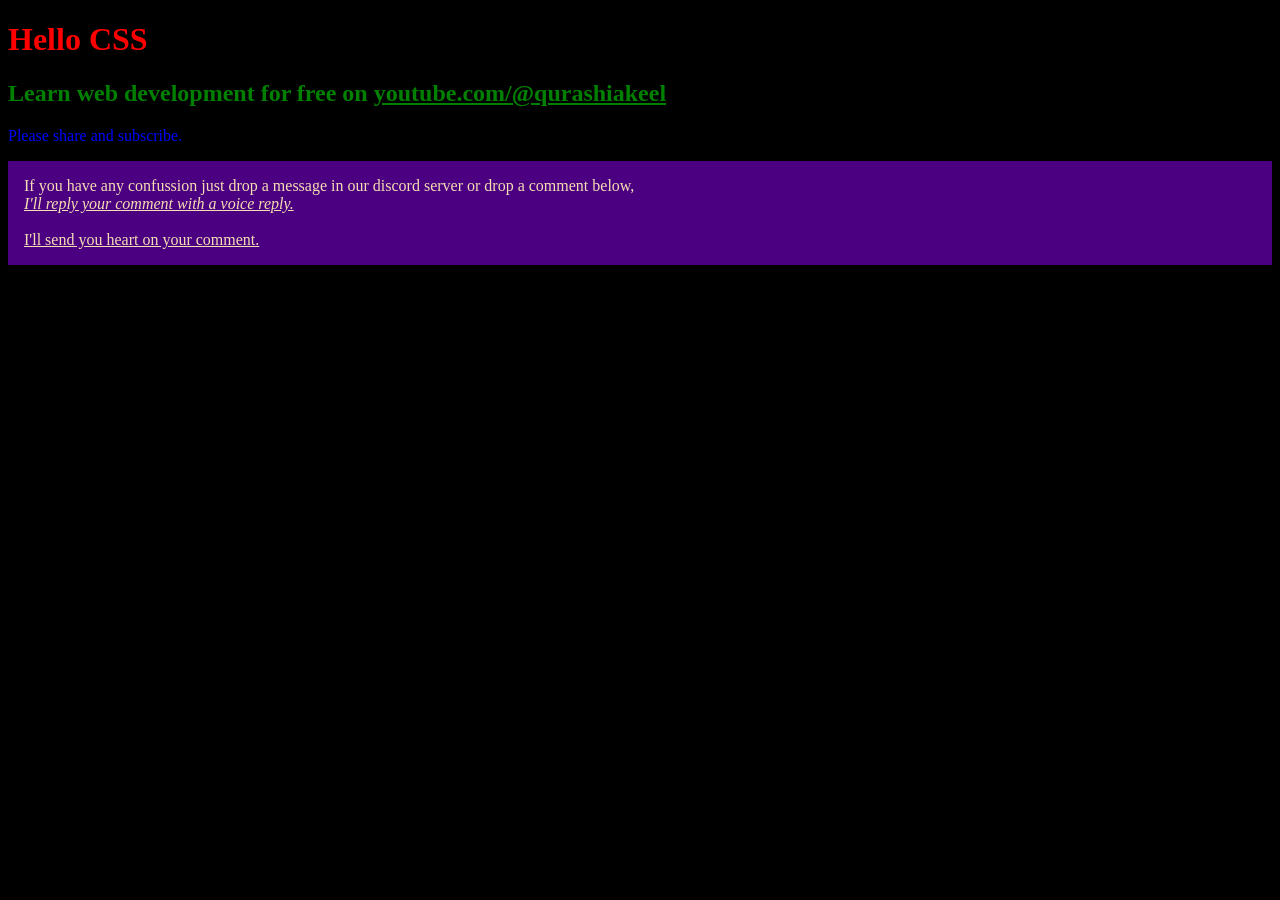
<file: frontend/css/index.html>
<!DOCTYPE html>
<html lang="en">

<head>
  <meta charset="UTF-8">
  <meta name="viewport" content="width=device-width, initial-scale=1.0">
  <title>Intro to css</title>

  <link rel="stylesheet" href="./01_intro.css">

  <style>
    h2 {
      color: green;
    }
  </style>
</head>

<body>
  <h1 style="color: red;">Hello CSS</h1>

  <h2>Learn web development for free on <strong>youtube.com/@qurashiakeel</strong></h2>

  <p>Please share and subscribe.</p>

  <p id="note">If you have any confussion just drop a message in our discord server or drop a comment below, <br>
    <em class="reply">I'll reply your
      comment with a voice reply.</em> <br> <br>
    <span class="reply">I'll send you heart on your comment.</span>
  </p>
</body>

</html>
</file>
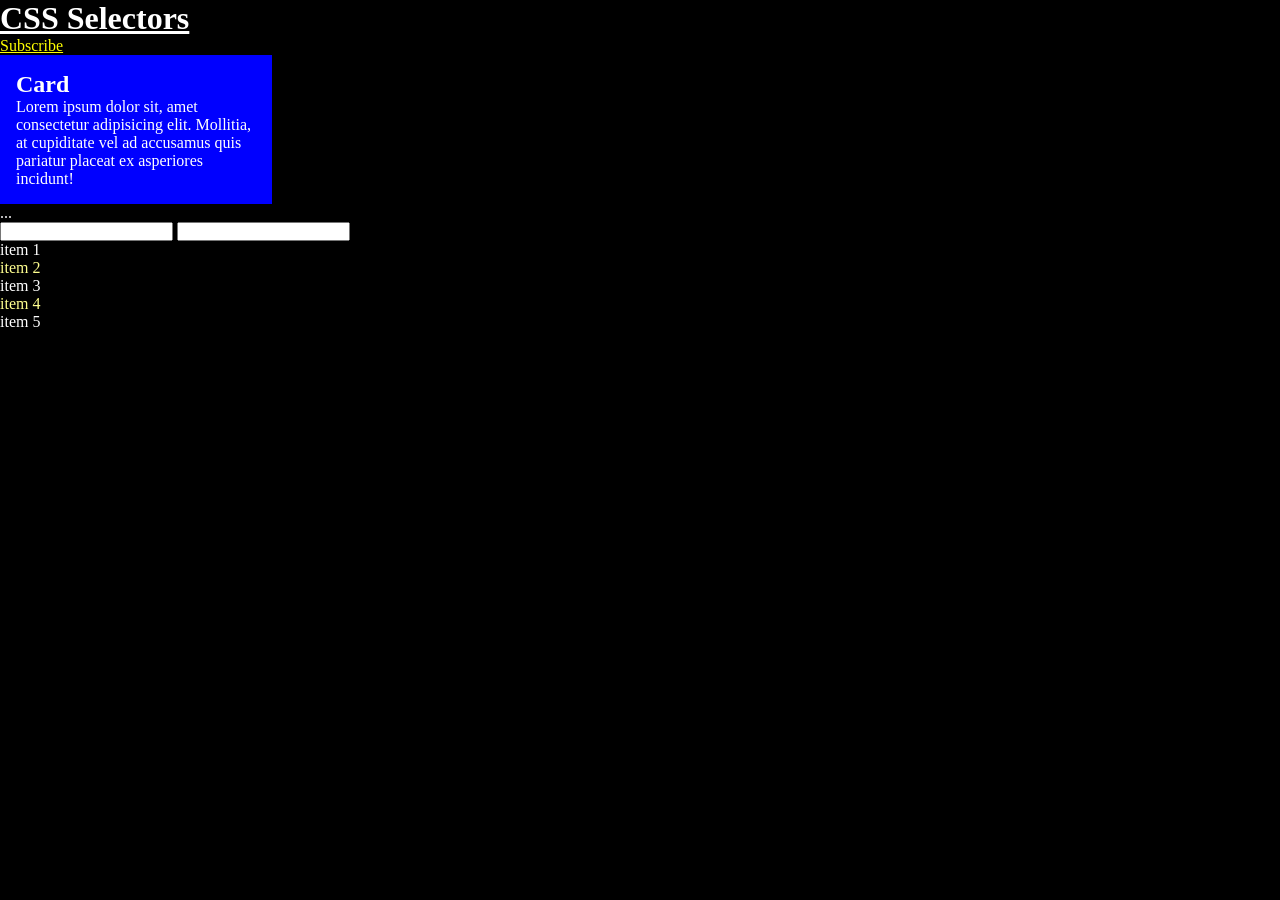
<file: frontend/css/02_selectors/index.html>
<!DOCTYPE html>
<html lang="en">

<head>
  <meta charset="UTF-8">
  <meta name="viewport" content="width=device-width, initial-scale=1.0">
  <title>CSS Selectors</title>
  <link rel="stylesheet" href="style.css">
</head>

<body>
  <h1>CSS Selectors</h1>

  <p id="subscribe">Subscribe</p>

  <div class="card">
    <h2>Card</h2>
    <p>Lorem ipsum dolor sit, amet consectetur adipisicing elit. Mollitia, at cupiditate vel ad accusamus quis pariatur
      placeat ex asperiores incidunt!</p>
  </div>

  <section class="card">...</section>

  <input type="text" required>
  <input type="text" pattern="">

  <ul>
    <li>item 1</li>
    <li>item 2</li>
    <li>item 3</li>
    <li>item 4</li>
    <li>item 5</li>
  </ul>
</body>

</html>
</file>
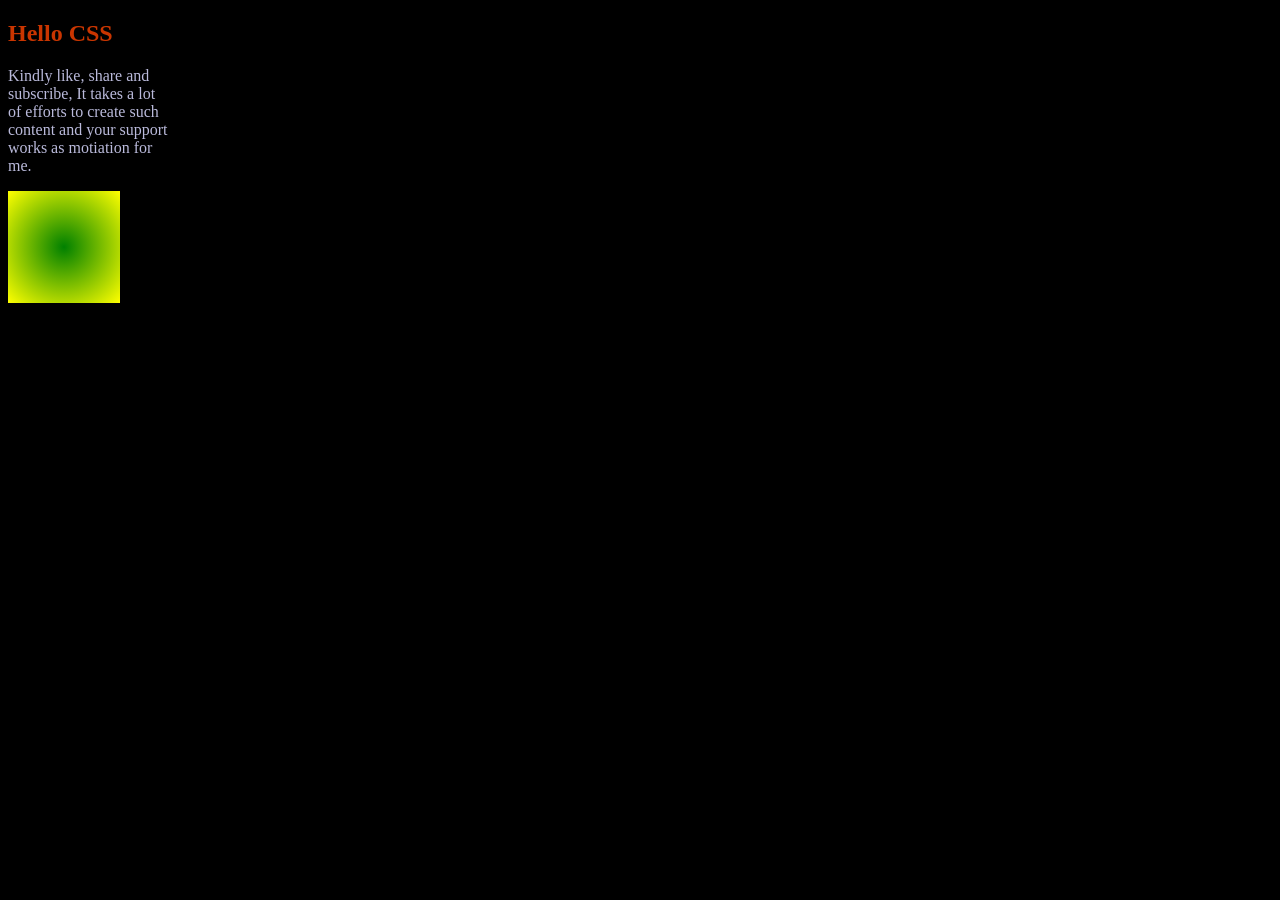
<file: frontend/css/03_colors/index.html>
<!DOCTYPE html>
<html lang="en">

<head>
  <meta charset="UTF-8">
  <meta name="viewport" content="width=device-width, initial-scale=1.0">
  <title>Colors in css</title>
  <link rel="stylesheet" href="style.css">
</head>

<body>
  <div class="text">
    <h2>Hello CSS</h2>
    <p>Kindly like, share and subscribe, It takes a lot of efforts to create such content and your support works as
      motiation for me.</p>
  </div>

  <div class="box"></div>
</body>

</html>
</file>
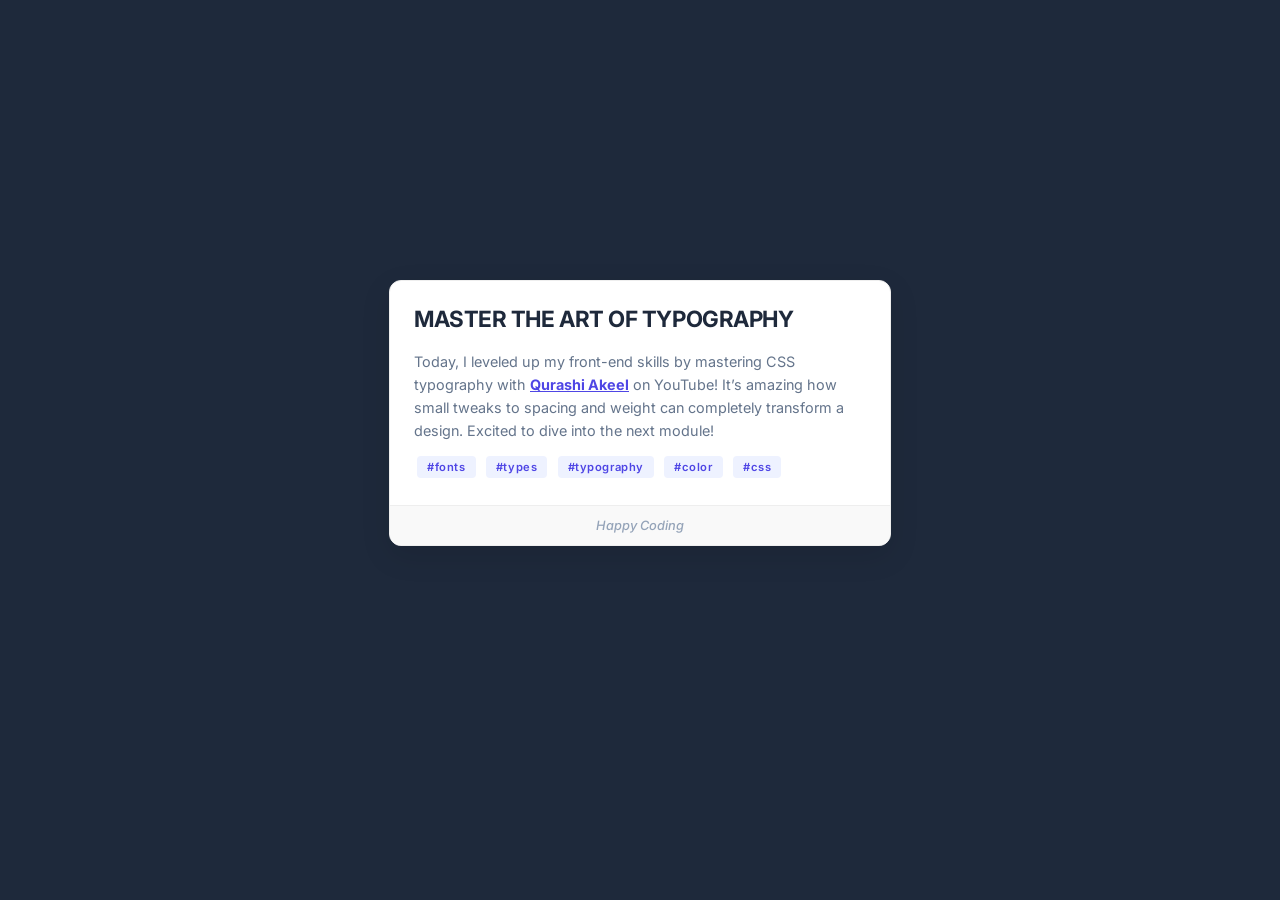
<file: frontend/css/04_typography/index.html>
<!DOCTYPE html>
<html lang="en">

<head>
  <meta charset="UTF-8">
  <meta name="viewport" content="width=device-width, initial-scale=1.0">
  <title>Typography</title>
  <link rel="stylesheet" href="card.css">
  <link rel="preconnect" href="https://fonts.googleapis.com">
  <link rel="preconnect" href="https://fonts.gstatic.com" crossorigin>
  <link
    href="https://fonts.googleapis.com/css2?family=Inter:ital,opsz,wght@0,14..32,100..900;1,14..32,100..900&display=swap"
    rel="stylesheet">
</head>

<body>
  <div class="card">
    <div class="card-content">
      <h2 class="card-title">Master The Art of Typography</h2>
      <p class="card-body">
        Today, I leveled up my front-end skills by mastering CSS typography with <strong>Qurashi Akeel</strong> on
        YouTube! It’s
        amazing how small tweaks to spacing and weight can completely transform a design. Excited to dive into the next
        module!
      </p>
      <div class="card-tags">
        <span>#fonts</span>
        <span>#types</span>
        <span>#typography</span>
        <span>#color</span>
        <span>#css</span>
      </div>
    </div>
    <div class="card-footer">Happy Coding</div>
  </div>

</body>

</html>
</file>
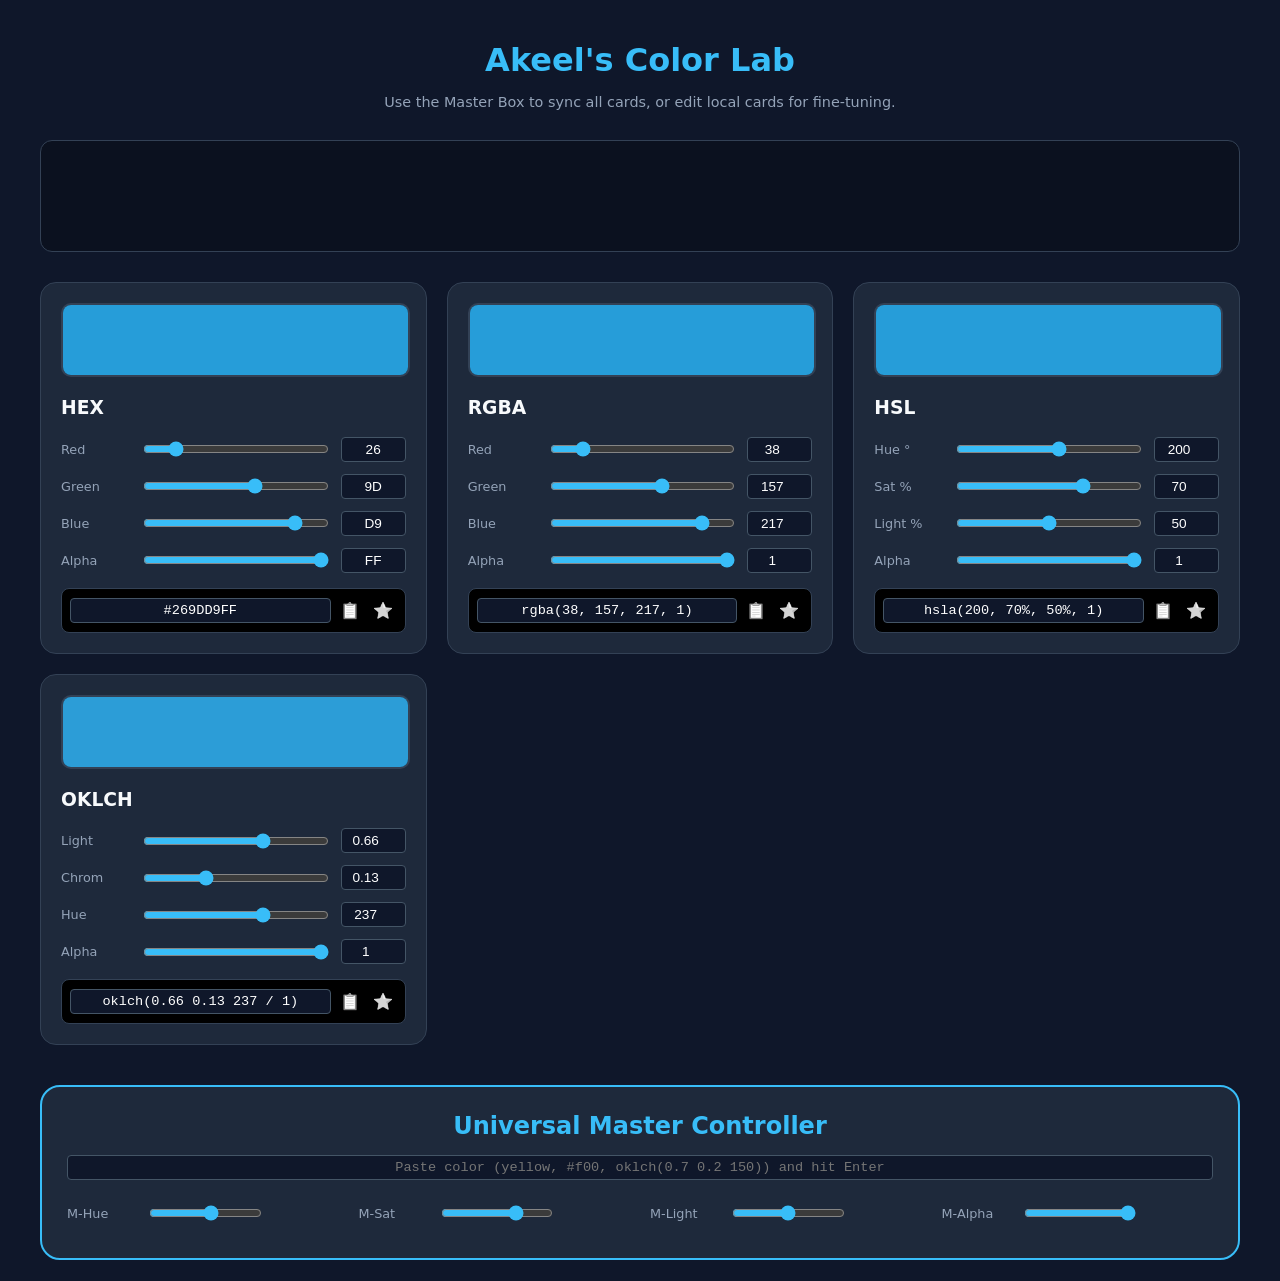
<file: frontend/extras/color-lab/index.html>
<!DOCTYPE html>
<html lang="en">

<head>
  <meta charset="UTF-8">
  <meta name="viewport" content="width=device-width, initial-scale=1.0">
  <title>Akeel's Color Lab</title>
  <link rel="stylesheet" href="style.css">
</head>

<body>

  <div class="container">
    <h1>Akeel's Color Lab</h1>
    <p class="sub">Use the Master Box to sync all cards, or edit local cards for fine-tuning.</p>

    <div class="gallery" id="gallery"></div>

    <div class="grid">
      <div class="card" data-type="hx">
        <div class="preview">
          <div class="preview-fill" id="hex-prev"></div>
        </div>
        <h3>HEX</h3>
        <div class="control"><span>Red</span><input type="range" id="hx-r-sl" min="0" max="255"><input type="text"
            id="hx-r-in"></div>
        <div class="control"><span>Green</span><input type="range" id="hx-g-sl" min="0" max="255"><input type="text"
            id="hx-g-in"></div>
        <div class="control"><span>Blue</span><input type="range" id="hx-b-sl" min="0" max="255"><input type="text"
            id="hx-b-in"></div>
        <div class="control"><span>Alpha</span><input type="range" id="hx-a-sl" min="0" max="255"><input type="text"
            id="hx-a-in"></div>
        <div class="output-group">
          <input type="text" id="hx-out" class="code-input" placeholder="#HEX">
          <button class="icon-btn" onclick="copyVal('hx-out')">📋</button>
          <button class="icon-btn" onclick="saveCol('hx-out', 'hex-prev')">⭐</button>
        </div>
      </div>

      <div class="card" data-type="rg">
        <div class="preview">
          <div class="preview-fill" id="rgb-prev"></div>
        </div>
        <h3>RGBA</h3>
        <div class="control"><span>Red</span><input type="range" id="rg-r-sl" min="0" max="255"><input type="number"
            id="rg-r-in"></div>
        <div class="control"><span>Green</span><input type="range" id="rg-g-sl" min="0" max="255"><input type="number"
            id="rg-g-in"></div>
        <div class="control"><span>Blue</span><input type="range" id="rg-b-sl" min="0" max="255"><input type="number"
            id="rg-b-in"></div>
        <div class="control"><span>Alpha</span><input type="range" id="rg-a-sl" min="0" max="1" step="0.01"><input
            type="number" id="rg-a-in" step="0.01"></div>
        <div class="output-group">
          <input type="text" id="rgb-out" class="code-input" placeholder="rgba()">
          <button class="icon-btn" onclick="copyVal('rgb-out')">📋</button>
          <button class="icon-btn" onclick="saveCol('rgb-out', 'rgb-prev')">⭐</button>
        </div>
      </div>

      <div class="card" data-type="hs">
        <div class="preview">
          <div class="preview-fill" id="hsl-prev"></div>
        </div>
        <h3>HSL</h3>
        <div class="control"><span>Hue °</span><input type="range" id="hs-h-sl" min="0" max="360"><input type="number"
            id="hs-h-in"></div>
        <div class="control"><span>Sat %</span><input type="range" id="hs-s-sl" min="0" max="100"><input type="number"
            id="hs-s-in"></div>
        <div class="control"><span>Light %</span><input type="range" id="hs-l-sl" min="0" max="100"><input type="number"
            id="hs-l-in"></div>
        <div class="control"><span>Alpha</span><input type="range" id="hs-a-sl" min="0" max="1" step="0.01"><input
            type="number" id="hs-a-in" step="0.01"></div>
        <div class="output-group">
          <input type="text" id="hsl-out" class="code-input" placeholder="hsla()">
          <button class="icon-btn" onclick="copyVal('hsl-out')">📋</button>
          <button class="icon-btn" onclick="saveCol('hsl-out', 'hsl-prev')">⭐</button>
        </div>
      </div>

      <div class="card" data-type="ok">
        <div class="preview">
          <div class="preview-fill" id="ok-prev"></div>
        </div>
        <h3>OKLCH</h3>
        <div class="control"><span>Light</span><input type="range" id="ok-l-sl" min="0" max="1" step="0.01"><input
            type="number" id="ok-l-in" step="0.01"></div>
        <div class="control"><span>Chrom</span><input type="range" id="ok-c-sl" min="0" max="0.4" step="0.01"><input
            type="number" id="ok-c-in" step="0.01"></div>
        <div class="control"><span>Hue</span><input type="range" id="ok-h-sl" min="0" max="360"><input type="number"
            id="ok-h-in"></div>
        <div class="control"><span>Alpha</span><input type="range" id="ok-a-sl" min="0" max="1" step="0.01"><input
            type="number" id="ok-a-in" step="0.01"></div>
        <div class="output-group">
          <input type="text" id="ok-out" class="code-input" placeholder="oklch()">
          <button class="icon-btn" onclick="copyVal('ok-out')">📋</button>
          <button class="icon-btn" onclick="saveCol('ok-out', 'ok-prev')">⭐</button>
        </div>
      </div>
    </div>

    <div class="master-section">
      <h2 style="margin:0 0 15px 0; color:var(--accent); text-align:center;">Universal Master Controller</h2>
      <input type="text" class="universal-box" id="universal-input"
        placeholder="Paste color (yellow, #f00, oklch(0.7 0.2 150)) and hit Enter">
      <div class="grid" style="grid-template-columns: repeat(auto-fit, minmax(240px, 1fr));">
        <div class="control"><span>M-Hue</span><input type="range" id="mH" min="0" max="360" value="200"></div>
        <div class="control"><span>M-Sat</span><input type="range" id="mS" min="0" max="100" value="70"></div>
        <div class="control"><span>M-Light</span><input type="range" id="mL" min="0" max="100" value="50"></div>
        <div class="control"><span>M-Alpha</span><input type="range" id="mA" min="0" max="1" step="0.01" value="1">
        </div>
      </div>
    </div>
  </div>

  <script src="./script.js"></script>
</body>

</html>
</file>
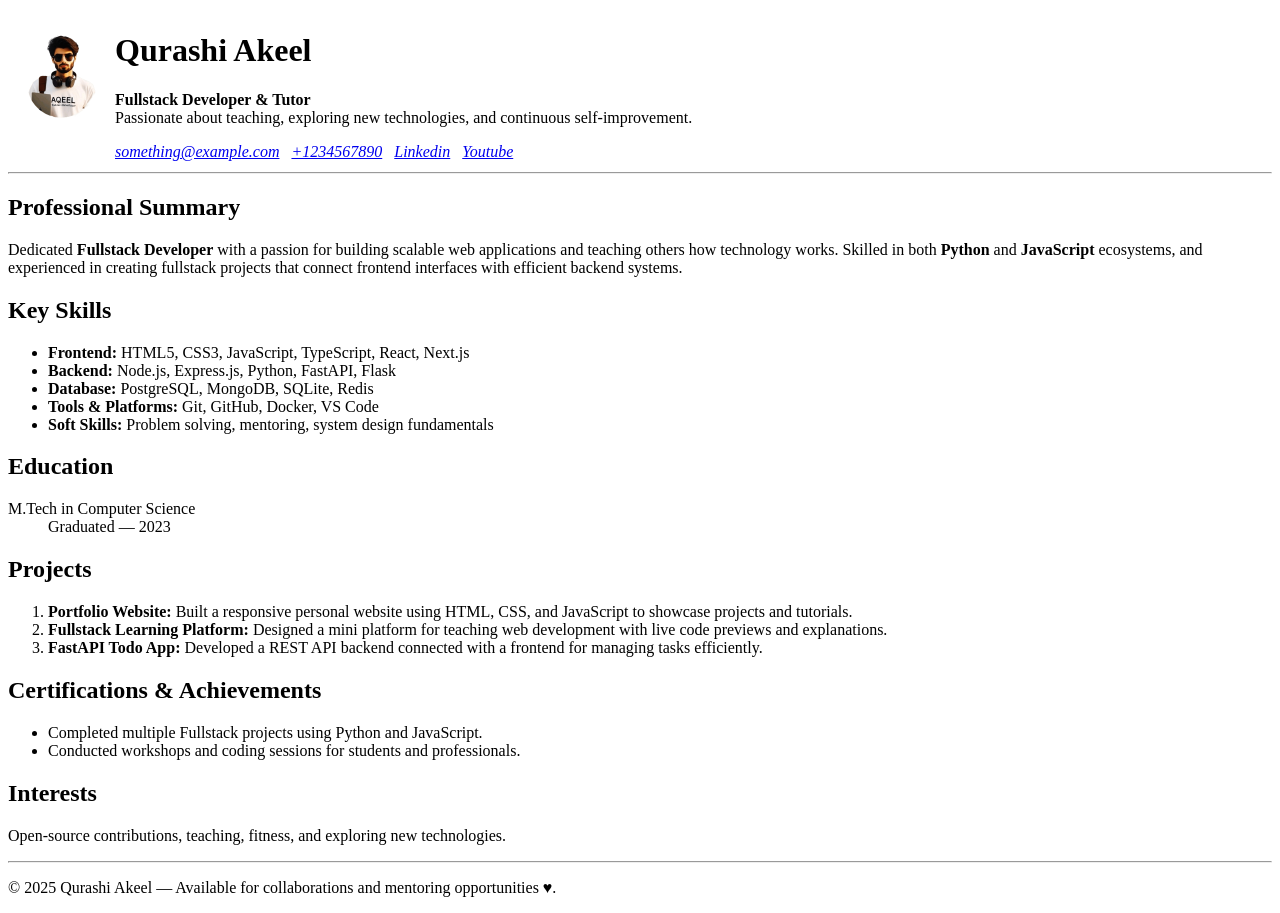
<file: frontend/projects/01_html_resume/index.html>
<!DOCTYPE html>
<html lang="en">

<head>
  <title>Qurashi Akeel | Resume</title>
  <!-- Favicon -->
  <link rel="icon" type="image/png" href="profile.png" />
</head>

<body>
  <header role="banner">
    <table>
      <tr>
        <td>
          <img src="profile.png" alt="Qurashi Akeel's Profile Image" width="100">
        </td>
        <td>
          <h1>Qurashi Akeel</h1>
          <p>
            <strong>Fullstack Developer & Tutor</strong><br>
            Passionate about teaching, exploring new technologies, and continuous self-improvement.
          </p>
          <address>
            <a href="mailto:something@example.com">something@example.com</a> &nbsp;
            <a href="tel:+1234567890">+1234567890</a> &nbsp;
            <a href="https://linkedin.com/in/qurashiakeel">Linkedin</a> &nbsp;
            <a href="https://youtube.com/@qurashiakeel" aria-label="My youtube profile">Youtube</a> &nbsp;
          </address>
        </td>
      </tr>
    </table>
  </header>

  <hr>

  <main>
    <section>
      <h2>Professional Summary</h2>
      <p>
        Dedicated <strong>Fullstack Developer</strong> with a passion for building scalable web applications and
        teaching others
        how technology works. Skilled in both <strong>Python</strong> and <strong>JavaScript</strong> ecosystems, and
        experienced in creating fullstack
        projects that connect frontend interfaces with efficient backend systems.
      </p>
    </section>

    <section>
      <h2>Key Skills</h2>
      <ul>
        <li>
          <strong>Frontend:</strong> HTML5, CSS3, JavaScript, TypeScript, React, Next.js
        </li>
        <li>
          <strong>Backend:</strong> Node.js, Express.js, Python, FastAPI, Flask
        </li>
        <li>
          <strong>Database:</strong> PostgreSQL, MongoDB, SQLite, Redis
        </li>
        <li>
          <strong>Tools & Platforms:</strong> Git, GitHub, Docker, VS Code
        </li>
        <li>
          <strong>Soft Skills:</strong> Problem solving, mentoring, system design fundamentals
        </li>
      </ul>
    </section>

    <section>
      <h2>Education</h2>
      <dl>
        <dt>M.Tech in Computer Science</dt>
        <dd>Graduated — 2023</dd>
      </dl>
    </section>

    <section>
      <h2>Projects</h2>
      <ol>
        <li>
          <strong>Portfolio Website:</strong> Built a responsive personal website using HTML, CSS, and JavaScript to
          showcase
          projects and tutorials.
        </li>
        <li>
          <strong>Fullstack Learning Platform:</strong> Designed a mini platform for teaching web development with live
          code
          previews and explanations.
        </li>
        <li>
          <strong>FastAPI Todo App:</strong> Developed a REST API backend connected with a frontend for managing tasks
          efficiently.
        </li>
      </ol>
    </section>

    <section>
      <h2>Certifications & Achievements</h2>
      <ul>
        <li>Completed multiple Fullstack projects using Python and JavaScript.</li>
        <li>Conducted workshops and coding sessions for students and professionals.</li>
      </ul>
    </section>

    <section>
      <h2>Interests</h2>
      <p>Open-source contributions, teaching, fitness, and exploring new technologies.</p>
    </section>
  </main>

  <hr>

  <footer>
    <p>&copy; 2025 Qurashi Akeel — Available for collaborations and mentoring opportunities &hearts;.</p>
  </footer>
</body>

</html>
</file>
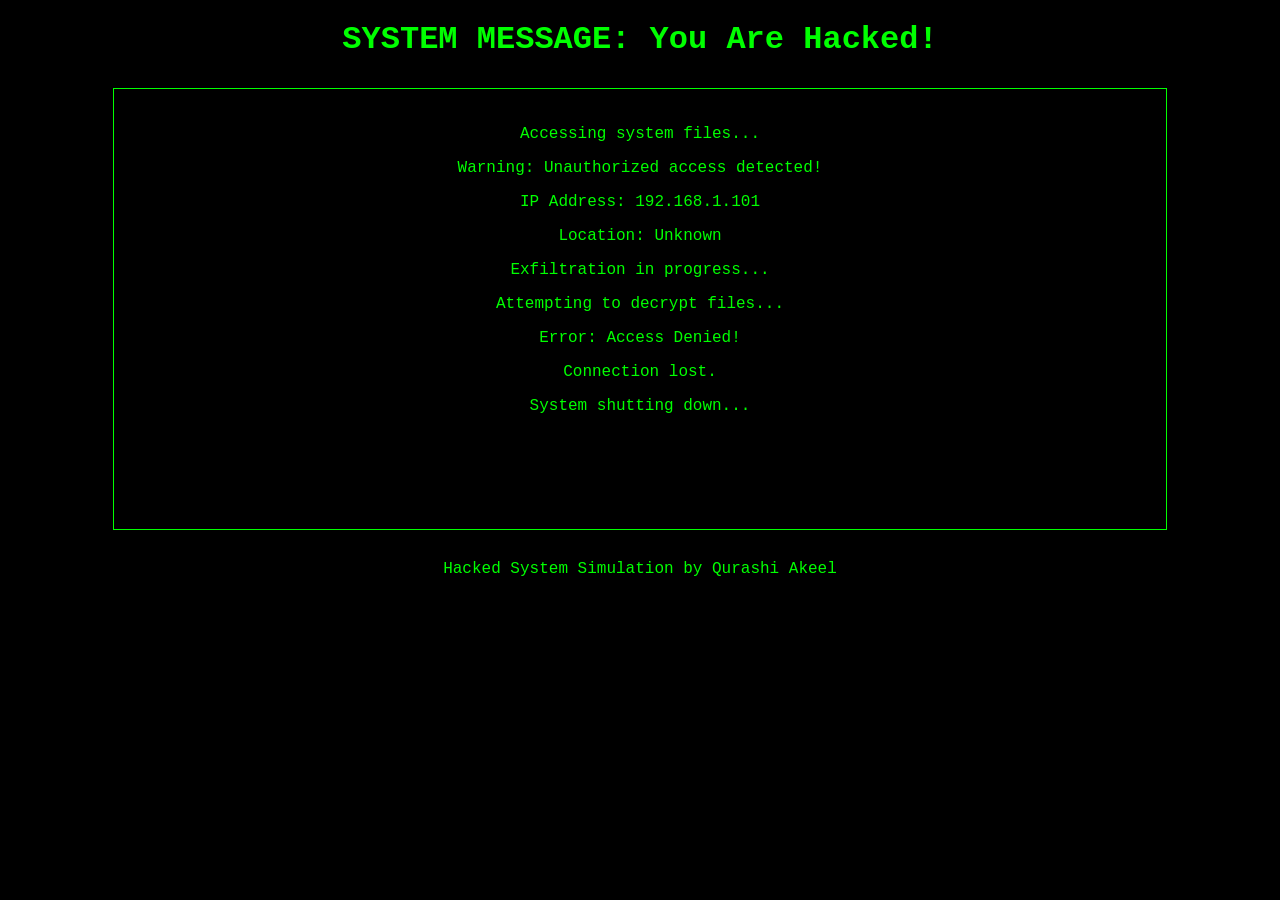
<file: frontend/extras/hack.html>
<!DOCTYPE html>
<html lang="en">

<head>
  <meta charset="UTF-8">
  <meta http-equiv="X-UA-Compatible" content="IE=edge">
  <meta name="viewport" content="width=device-width, initial-scale=1.0">
  <title>Hacked Interface</title>
  <style>
    body {
      background-color: black;
      color: lime;
      font-family: 'Courier New', Courier, monospace;
      text-align: center;
      overflow: hidden;
    }

    #console {
      border: 1px solid lime;
      padding: 20px;
      margin: 30px auto;
      width: 80%;
      height: 400px;
      overflow-y: scroll;
      background-color: black;
    }

    .glitch {
      animation: glitch 1s infinite;
    }

    @keyframes glitch {
      0% {
        text-shadow: -1px -1px 0 #ff0000, 1px 1px 0 #00ff00;
      }

      25% {
        text-shadow: 1px -1px 0 #ff0000, -1px 1px 0 #00ff00;
      }

      50% {
        text-shadow: -1px 1px 0 #ff0000, 1px -1px 0 #00ff00;
      }

      75% {
        text-shadow: 1px 1px 0 #ff0000, -1px -1px 0 #00ff00;
      }

      100% {
        text-shadow: -1px -1px 0 #ff0000, 1px 1px 0 #00ff00;
      }
    }
  </style>
</head>

<body>
  <h1 class="glitch">SYSTEM MESSAGE: You Are Hacked!</h1>
  <div id="console">
    <p>Accessing system files...</p>
    <p>Warning: Unauthorized access detected!</p>
    <p>IP Address: 192.168.1.101</p>
    <p>Location: Unknown</p>
    <p>Exfiltration in progress...</p>
    <p>Attempting to decrypt files...</p>
    <p>Error: Access Denied!</p>
    <p>Connection lost.</p>
    <p>System shutting down...</p>
  </div>
  <footer>Hacked System Simulation by Qurashi Akeel</footer>
</body>

</html>
</file>
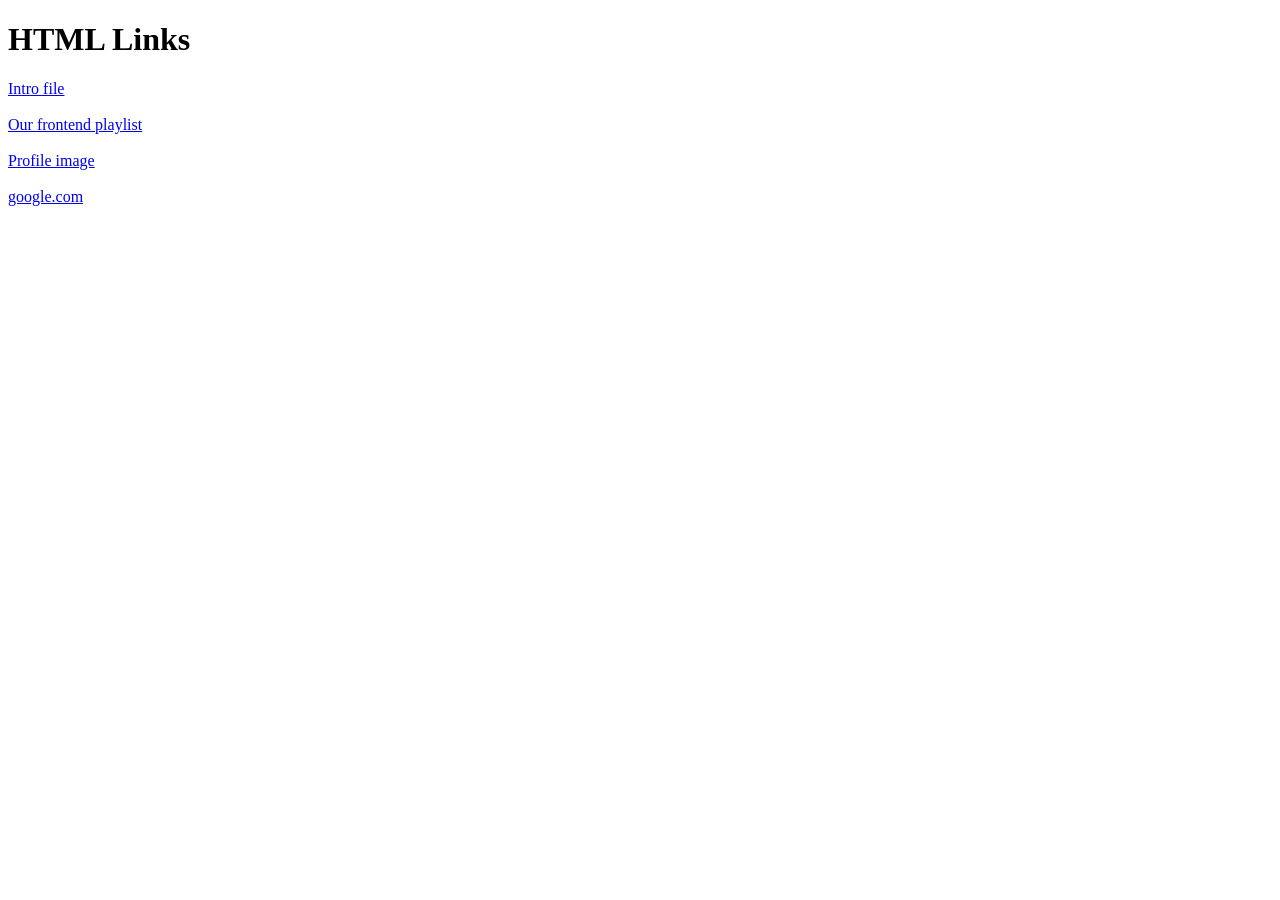
<file: frontend/html/02_links.html>
<!DOCTYPE html>
<html lang="en">

<head>
  <meta charset="UTF-8">
  <meta name="viewport" content="width=device-width, initial-scale=1.0">
  <title>HTML Links</title>
</head>

<body>
  <h1>HTML Links</h1>

  <!-- Internal Link -->
  <a href="./01_intro.html">Intro file</a> <br> <br>

  <!-- External link -->
  <a href="https://youtube.com/playlist?list=PLCM0RCSd8MWjbxzYu5H-Ey5RB9vgetiOH&si=mH3We57t6DVFJ2KC" target="_blank">Our
    frontend
    playlist</a> <br> <br>

  <!-- Absolute vs Relative -->


  <!-- Attributes -->
  <a href="../projects/01_html_resume/profile.png" download>Profile image</a> <br> <br>

  <!-- Spoofing -->
  <a href="../extras/hack.html">google.com</a>

</body>

</html>
</file>
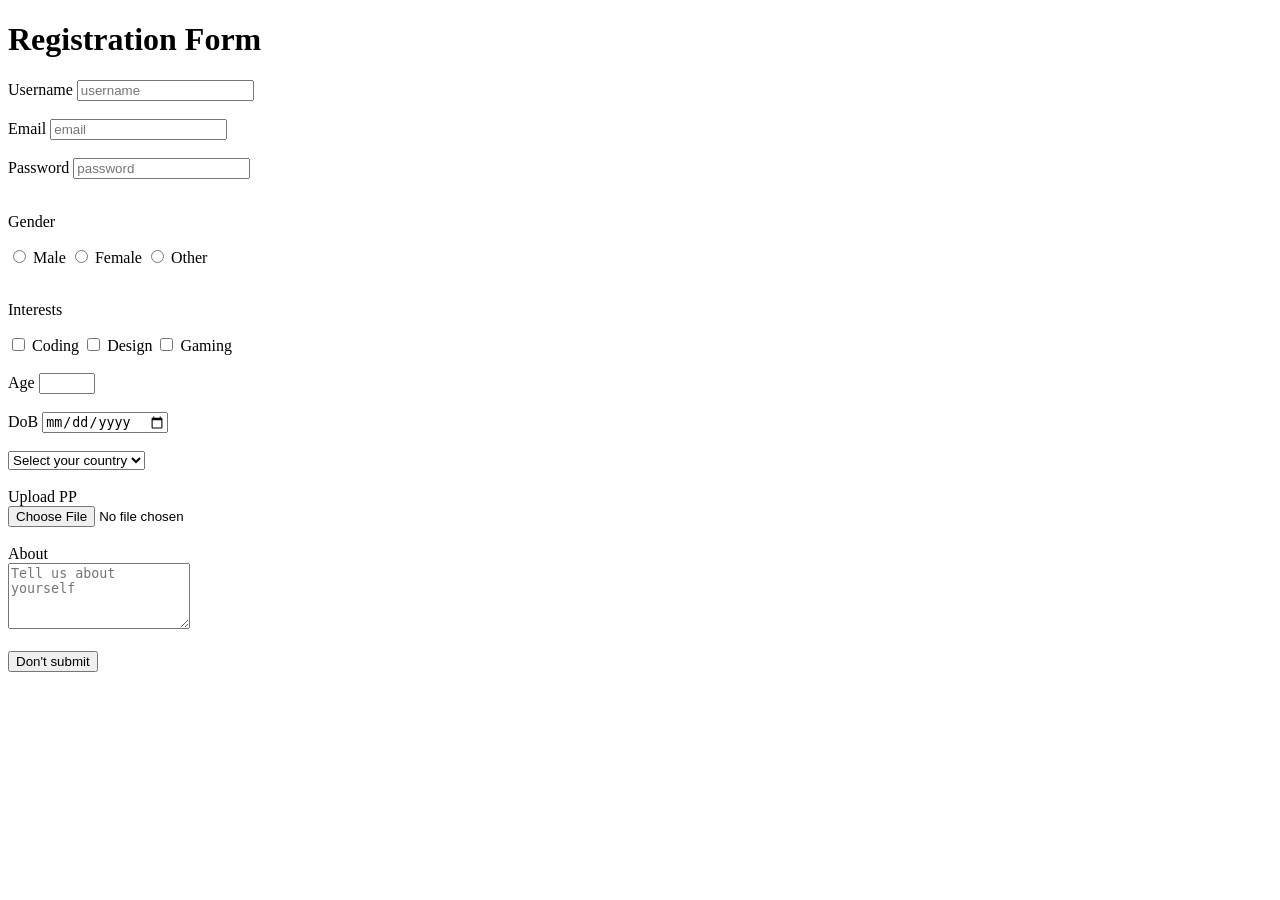
<file: frontend/html/03_forms.html>
<!DOCTYPE html>
<html lang="en">

<head>
  <meta charset="UTF-8">
  <meta name="viewport" content="width=device-width, initial-scale=1.0">
  <title>Registration form</title>
</head>

<body>
  <!-- 
  <form action="https://google.com/search">
    <input name="q" type="search">
  </form>
  -->

  <h1>Registration Form</h1>

  <form action="#">

    <!-- Username -->
    <label for="username">Username</label>
    <input type="text" name="username" id="username" placeholder="username" required> <br> <br>

    <!-- Email -->
    <label for="email">Email</label>
    <input type="email" name="email" id="email" placeholder="email" required> <br> <br>

    <!-- Password -->
    <label for="password">Password</label>
    <input type="password" name="password" id="password" placeholder="password" required> <br> <br>

    <!-- Gender (radio) -->
    <p>Gender</p>
    <label>
      <input type="radio" name="gender" value="male">
      Male
    </label>
    <label>
      <input type="radio" name="gender" value="female">
      Female
    </label>
    <label>
      <input type="radio" name="gender" value="other">
      Other
    </label> <br> <br>

    <!-- Interests -->
    <p>Interests</p>
    <label>
      <input type="checkbox" name="interests" value="coding"> Coding
    </label>
    <label>
      <input type="checkbox" name="interests" value="design"> Design
    </label>
    <label>
      <input type="checkbox" name="interests" value="gaming"> Gaming
    </label> <br> <br>

    <!-- Age (number) -->
    <label for="age">Age</label>
    <input type="number" name="age" id="age" min="10" max="100"> <br> <br>

    <!-- Date of Birth -->
    <label for="dob">DoB</label>
    <input type="date" name="dob" id="dob"> <br> <br>

    <!-- Country (select dropdown) -->
    <select name="country" id="country">
      <option value="">Select your country</option>
      <option value="india">India</option>
      <option value="pakistan">Pakistan</option>
      <option value="indonesia">Indonesia</option>
      <option value="USA">USA</option>
      <option value="UK">UK</option>
      <option value="others">Others</option>
    </select> <br> <br>

    <!-- Profile pic -->
    <label for="pp">Upload PP</label> <br>
    <input type="file" accept="image/*" name="pp"> <br> <br>

    <!-- About -->
    <label for="about">About</label> <br>
    <textarea name="about" id="about" rows="4" placeholder="Tell us about yourself"></textarea> <br> <br>

    <input type="submit" value="Don't submit">
  </form>
</body>

</html>
</file>
<file: frontend/css/01_intro.css>
/* session 1: intro to css */

body {
  background-color: black;
}

p {
  color: blue;
}

/* apply to head section */
strong {
  text-decoration: underline;
}

#note {
  background-color: indigo;
  color: wheat;
  padding: 1rem;
}

.reply {
  text-decoration: underline;
}
</file>
<file: frontend/css/02_selectors/style.css>
* {
  margin: 0;
  padding: 0;
}

body {
  background-color: black;
  color: white;
}

#subscribe {
  color: yellow;
}

div.card {
  background-color: blue;
  width: 15rem;
  padding: 1rem;
  h2,
  p {
    text-decoration: none;
  }
  p:hover {
    color: chartreuse;
  }
}

h1,
p {
  text-decoration: underline;
}

input[required] {
  color: red;
}

input[pattern] {
  color: green;
}

ul > li:nth-child(even) {
  color: rgb(255, 255, 143);
}
</file>
<file: frontend/css/03_colors/style.css>
body {
  color: white;
  background: black;
}

h2 {
  color: oklch(55.3% 0.195 38.402); /* mordern color format */
}

.box {
  width: 7rem;
  height: 7rem;
  /* gradient */
  background-image: radial-gradient(green, yellow);
}

.text > p {
  width: 10rem;
  color: #babadb;
}
</file>
<file: frontend/css/04_typography/card.css>
body {
  background-color: #1e293b;
  display: flex;
  justify-content: center;
  align-items: center;
  height: 90vh;
}

/* Skeleton & Layout Only */
.card {
  width: 500px;
  background: #ffffff;
  border-radius: 12px;
  overflow: hidden;
  box-shadow: 0 10px 30px rgba(0, 0, 0, 0.1);
  border: 1px solid #eee;
}

.card-content {
  padding: 5px 20px 24px 24px;
}

.card-footer {
  background: #f9f9f9;
  padding: 12px 24px;
  border-top: 1px solid #eee;
}

.card-tags {
  margin-top: 10px;
}

.card-tags span {
  display: inline-block;
  background: #eef2ff;
  padding: 4px 10px;
  border-radius: 4px;
  margin-right: 5px;
}

/* Typography related styles */
.card {
  font-family: inter, Helvetica;
  color: #334155;
}

.card-title {
  font-size: 1.4rem;
  font-weight: 700;
  color: #1e293b;
  letter-spacing: -0.02em;
  text-transform: uppercase;
}

.card-body {
  font-size: 0.9rem;
  line-height: 1.6;
  margin: 0;
  color: #64748b;
}

strong {
  color: #4f46e5;
  text-decoration: underline;
}

.card-tags span {
  font-size: 0.7rem;
  font-weight: 600;
  text-transform: lowercase;
  letter-spacing: 0.05em;
  color: #4f46e5;
  margin: 0.2rem;
}

.card-footer {
  font-size: 0.8rem;
  font-weight: 500;
  text-align: center;
  color: #94a3b8;
  font-style: italic;
}
</file>
<file: frontend/extras/color-lab/style.css>
:root {
  --bg: #0f172a;
  --card: #1e293b;
  --text: #f8fafc;
  --dim: #94a3b8;
  --accent: #38bdf8;
  --save: #10b981;
}

body {
  font-family: 'Segoe UI', system-ui, sans-serif;
  background-color: var(--bg);
  color: var(--text);
  margin: 0;
  padding: 20px;
  display: flex;
  flex-direction: column;
  align-items: center;
}

.container {
  max-width: 1200px;
  width: 100%;
}

h1 {
  text-align: center;
  color: var(--accent);
  margin-bottom: 5px;
  font-weight: 800;
}

.sub {
  text-align: center;
  color: var(--dim);
  margin-bottom: 30px;
  font-size: 0.9rem;
}

.gallery {
  display: grid;
  grid-template-columns: repeat(auto-fill, minmax(160px, 1fr));
  gap: 12px;
  min-height: 80px;
  padding: 15px;
  background: #00000044;
  border-radius: 12px;
  margin-bottom: 30px;
  border: 1px solid #334155;
}

.saved-box {
  height: 90px;
  border-radius: 8px;
  cursor: pointer;
  position: relative;
  display: flex;
  align-items: flex-end;
  overflow: hidden;
  border: 1px solid #ffffff22;
}

.saved-box span {
  font-size: 0.65rem;
  background: #000000cc;
  width: 100%;
  text-align: center;
  padding: 6px 0;
  color: #a7f3d0;
  font-family: monospace;
}

.del-btn {
  position: absolute;
  top: 4px;
  right: 4px;
  background: #ef4444;
  border: none;
  color: white;
  border-radius: 4px;
  cursor: pointer;
  font-size: 10px;
  padding: 2px 5px;
  z-index: 10;
}

.grid {
  display: grid;
  grid-template-columns: repeat(auto-fit, minmax(320px, 1fr));
  gap: 20px;
}

.card {
  background: var(--card);
  padding: 20px;
  border-radius: 16px;
  border: 1px solid #334155;
}

.preview {
  width: 100%;
  height: 70px;
  border-radius: 10px;
  margin-bottom: 20px;
  border: 2px solid #334155;
  position: relative;
  background-image: repeating-conic-gradient(#222 0% 25%, #333 0% 50%) 50% /
    20px 20px;
}

.preview-fill {
  position: absolute;
  inset: 0;
  border-radius: 8px;
}

/* Perfect Vertical Alignment */
.control {
  margin-bottom: 12px;
  display: grid;
  grid-template-columns: 70px 1fr 65px;
  /* Label | Slider | Input */
  align-items: center;
  gap: 12px;
}

.control span {
  font-size: 0.8rem;
  color: var(--dim);
}

input[type='number'],
input[type='text'] {
  background: #0f172a;
  border: 1px solid #445566;
  color: white;
  border-radius: 4px;
  padding: 4px;
  font-size: 0.85rem;
  width: 100%;
  box-sizing: border-box;
  text-align: center;
}

input[type='range'] {
  width: 100%;
  accent-color: var(--accent);
  cursor: pointer;
  margin: 0;
}

.output-group {
  margin-top: 15px;
  display: flex;
  gap: 5px;
  align-items: center;
  background: #000;
  padding: 8px;
  border-radius: 8px;
  border: 1px solid #334155;
}

.code-input {
  flex: 1;
  background: transparent;
  border: none;
  color: #a7f3d0;
  font-family: monospace;
  font-size: 0.8rem;
  outline: none;
}

.icon-btn {
  background: none;
  border: none;
  cursor: pointer;
  font-size: 1rem;
  filter: grayscale(1);
  transition: 0.2s;
  padding: 4px;
}

.icon-btn:hover {
  background: #334155;
  filter: grayscale(0);
  border-radius: 4px;
}

.master-section {
  margin-top: 40px;
  padding: 25px;
  background: #1e293b;
  border-radius: 20px;
  border: 2px solid var(--accent);
  width: 100%;
  box-sizing: border-box;
}

.universal-box {
  width: 100%;
  padding: 15px;
  margin-bottom: 25px;
  background: #0f172a;
  border: 2px solid var(--accent);
  border-radius: 10px;
  color: #facc15;
  font-family: monospace;
  font-size: 1.1rem;
  text-align: center;
  outline: none;
  box-sizing: border-box;
}
</file>
